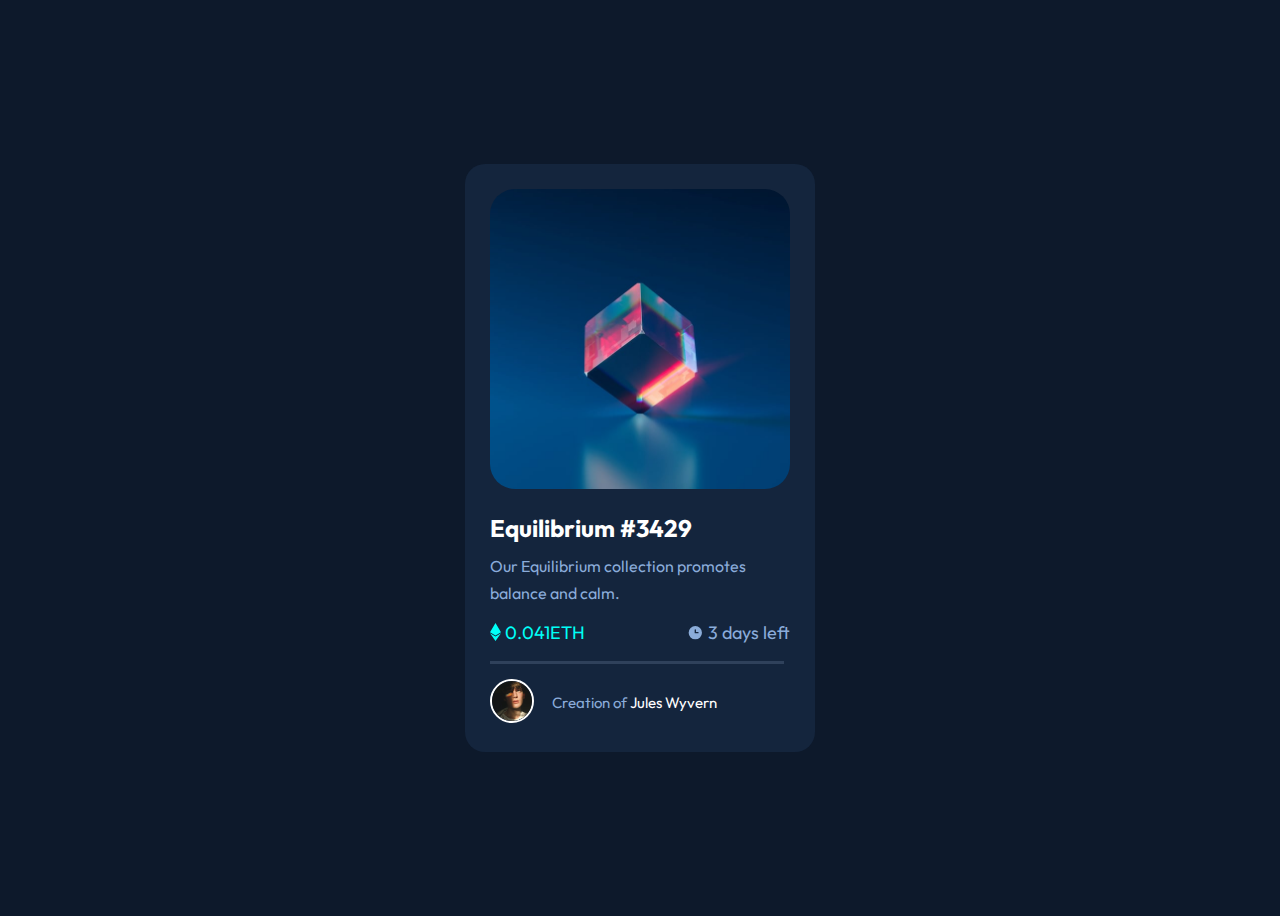
<file: NFT preview card component/index.html>
<!DOCTYPE html>
<html lang="en">
  <head>
    <meta charset="UTF-8">
  <meta http-equiv="X-UA-Compatible" content="IE=edge">
  <meta name="viewport" content="width=device-width, initial-scale=1.0">
    <title>NFT preview card</title>
    <link rel="preconnect" href="https://fonts.googleapis.com" />
    <link rel="preconnect" href="https://fonts.gstatic.com" crossorigin />
    <link
      href="https://fonts.googleapis.com/css2?family=Outfit:wght@300;400;600&display=swap"
      rel="stylesheet"
    />
    <link rel="icon" type="image/png" href="images/favicon-32x32.png" />
    <link rel="stylesheet" href="./css/style.css" />
  </head>
  <body>
    <main class="container">
      <div class="content">
        <!--  -->
        <div class="main-img">
          <img src="images/image-equilibrium.jpg" alt=""/>
          <div class="icon">
            <div class="svg">
            <svg width="50" height="50" xmlns="http://www.w3.org/2000/svg"><g fill="none" fill-rule="evenodd"><path d="M0 0h48v48H0z"/><path d="M24 9C14 9 5.46 15.22 2 24c3.46 8.78 12 15 22 15 10.01 0 18.54-6.22 22-15-3.46-8.78-11.99-15-22-15Zm0 25c-5.52 0-10-4.48-10-10s4.48-10 10-10 10 4.48 10 10-4.48 10-10 10Zm0-16c-3.31 0-6 2.69-6 6s2.69 6 6 6 6-2.69 6-6-2.69-6-6-6Z" fill="#FFF" fill-rule="nonzero"/></g></svg>
          </div>
          </div>
        </div>
        
        <h2 class="heading">Equilibrium #3429</h2>
        <p class="text">
          Our Equilibrium collection promotes balance and calm.
        </p>
        <div class="img-pic">
          <span class="left">
            <img src="images/icon-ethereum.svg" alt="" />

            <span class="img-text">0.041ETH</span>
          </span>
          <span class="right">
            <img src="images/icon-clock.svg" alt="" />

            <span class="img-text">3 days left</span>
          </span>
        </div>
        <div class="line"></div>
        <div class="foot">
          <img src="images/image-avatar.png" alt="profile pic" />
          <span class="text-foot"> Creation of <span>Jules Wyvern</span> </span>
        </div>
      </div>
    </main>
  </body>
</html>
</file>
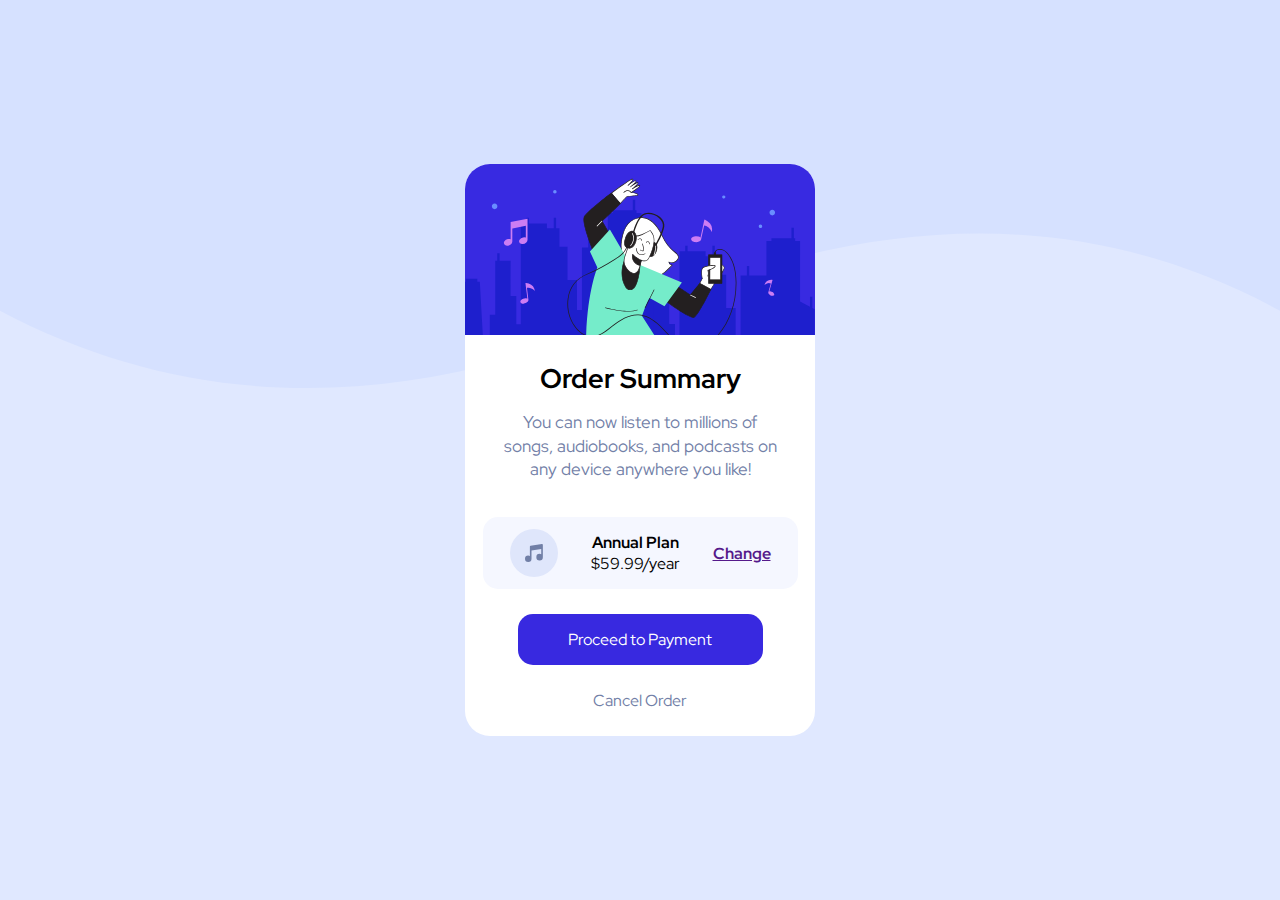
<file: Order summary component/index.html>
<!DOCTYPE html>
<html lang="en">
  <head>
    <meta charset="UTF-8" />
    <meta http-equiv="X-UA-Compatible" content="IE=edge" />
    <meta name="viewport" content="width=device-width, initial-scale=1.0" />
    <link rel="stylesheet" href="css/style.css" />
    <link
      rel="shortcut icon"
      href="images/favicon-32x32.png"
      type="image/png"
    />
    <link href="https://fonts.googleapis.com/css2?family=Red+Hat+Display:ital,wght@0,500;0,700;1,800&display=swap" rel="stylesheet">
    <title>Order Summary</title>
  </head>
  <body>
    <main>
      <div class="content-wrap">
        <div class="main-img">
          <img src="images/illustration-hero.svg" alt="" />
        </div>
        <div class="mid-section">
          <h1>Order Summary</h1>
          <p>
            You can now listen to millions of <br>songs, audiobooks, and podcasts on <br>
            any device anywhere you like!
          </p>
        </div>
        <div class="plan-wrap">
          <div class="plan">
            <img src="images/icon-music.svg" alt="">
            <div class="annual">
                <h4>Annual Plan</h4>
                <p>$59.99/year</p>
            </div>
            <a href="">Change</a>
        </div>
        </div>
        
        <div class="payment">
            Proceed to Payment
        </div>
        <div class="cancel-order">  Cancel Order</div>
      </div>
    </main>
  </body>
</html>
</file>
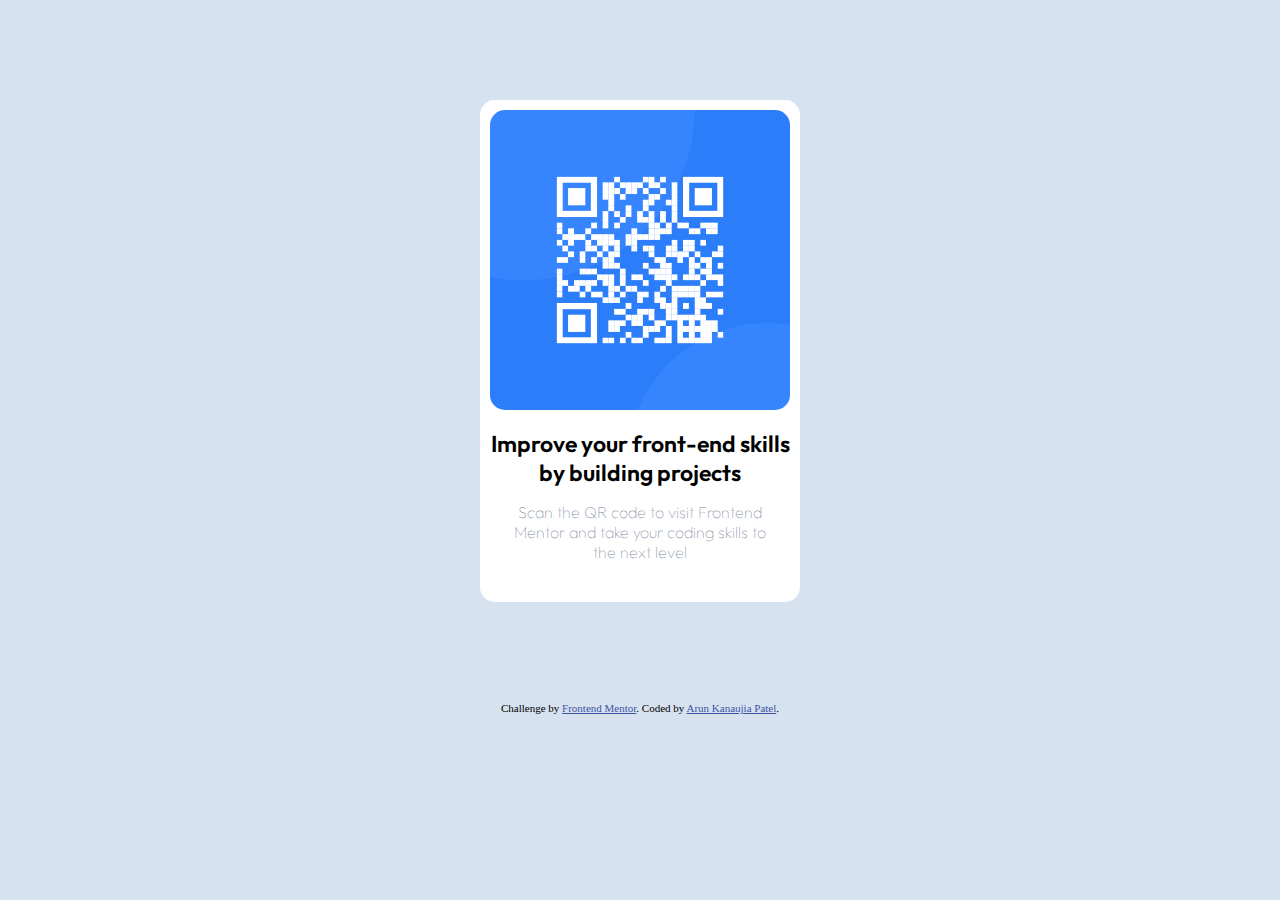
<file: QR code component/index.html>
<!DOCTYPE html>
<html lang="en">
  <head>
    <meta charset="UTF-8">
    <meta http-equiv="X-UA-Compatible" content="IE=edge">
    <meta name="viewport" content="width=device-width, initial-scale=1.0">
    <title>QR code component</title>
    <link rel="stylesheet" href="CSS/style.css">
    <link rel="shortcut icon" href="Images/favicon-32x32.png">
    <link rel="preconnect" href="https://fonts.googleapis.com">
<link rel="preconnect" href="https://fonts.gstatic.com" crossorigin>
<link rel="preconnect" href="https://fonts.googleapis.com">
<link rel="preconnect" href="https://fonts.gstatic.com" crossorigin>
<link href="https://fonts.googleapis.com/css2?family=Outfit:wght@400;700&display=swap" rel="stylesheet">  </head>
  <body>
    <main class="container">
      <div class="qr-code">
        <img src="Images/image-qr-code.png" alt="QR-Code" />
        <div class="head">Improve your front-end skills by building projects</div>
        <div class="text">
          Scan the QR code to visit Frontend <br> Mentor and take your coding skills to <br>
          the next level
        </div>
      </main>
      <footer>
        <div class="attribution">
          Challenge by <a href="https://www.frontendmentor.io?ref=challenge" rel="noopener" target="_blank">Frontend Mentor</a>. 
          Coded by <a href="https://github.com/A-Kumar23">Arun Kanaujia Patel</a>.
        </div>
      </footer>
    
  </body>
</html>
</file>
<file: NFT preview card component/css/style.css>
body {
    background-color: hsl(217, 54%, 11%);
    height: 100vh;
    display: flex;
    align-items: center;
    justify-items: center;
    box-sizing: border-box;

}

.container {
    width: 300px;
    margin: auto;
    padding: 25px;
    border-radius: 20px;
    font-family: 'Outfit', sans-serif;
    background-color: hsl(216, 50%, 16%);
}

.main-img {
    display: block;
    position: relative;
}

.main-img img {
    width: 300px;
    border-radius: 25px;
}

.icon {
    position: absolute;
    background-color: hsl(178, 100%, 50%);;
    border-radius: 25px;
    width: 300px;
    height: 300px;
    bottom: 0%;
    top: 0;
    opacity: 0;
}


.icon:hover {
    opacity: 0.2;
    cursor: pointer;
}

.svg {
    position: absolute;
    opacity: 1;
    top: 125px;
    left: 125px;
}

.heading {
    color: hsl(0, 0%, 100%);
    margin-bottom: 10px;
}

.heading:hover {
    color: hsl(178, 100%, 50%);
    cursor: pointer;
}

.text {
    color: hsl(215, 51%, 70%);
    margin-top: 5px;
    line-height: 1.7;
}

.img-pic {
    font-size: 18px;
}

.right {
    float: right;
}

.left span {
    color: hsl(178, 100%, 50%);
    position: relative;
    bottom: 2px;
}

.right span {
    color: hsl(215, 51%, 70%);
    position: relative;
    bottom: 2px;
}

.line {
    width: 98%;
    height: 3px;
    margin: auto;
    margin: 15px 0;
    background-color: hsl(215, 32%, 27%);
}

.foot {
    font-family: 'Outfit', sans-serif;

}

.foot img {
    height: 40px;
    border-radius: 50%;
    border: 2px solid white;
}

.text-foot {
    font-size: 15px;

    position: relative;
    margin-left: 15px;
    bottom: 15px;
    color: hsl(215, 51%, 70%);
}

.text-foot span {
    color: white;
}

.text-foot span:hover {
    color: hsl(178, 100%, 50%);
    cursor: pointer;
}
</file>
<file: Order summary component/css/style.css>
*{
    margin: 0%;
    padding: 0%;
    box-sizing: border-box;
}

main{
    background-color: hsl(225, 100%, 94%);
    background-image: url("../images/pattern-background-desktop.svg") ;
    background-size: 100%;
    background-repeat: no-repeat;
    height: 100vh;

    display: flex;
    align-items: center;
    justify-content: center;
    font-family: 'Red Hat Display', sans-serif;
}

.content-wrap{
    width: 350px;
    border-radius: 25px;
    background-color: white;
}
.main-img img{
    width: 350px;
    border-radius: 25px 25px 0 0;
}
.mid-section{
    background-color: white;
    text-align: center;
    padding: 20px;
}
.mid-section h1{
    font-weight: bolder;
    padding-bottom: 15px;
    font-size: 1.7em;
}
.mid-section p{
    color: hsl(224, 23%, 55%);
    font-size: 17px;
    padding-bottom: 15px;
    line-height: 1.4;
}

.plan{
    background-color: hsl(225, 100%, 98%);
    width: 90%;
    text-align: center;
    margin: auto;
    padding: 12px 0;
    border-radius: 15px;
    
}
.plan img{
    margin: 0 15px;
    display: inline-block;
    vertical-align: middle;
}
.plan a{
    display: inline-block;
    vertical-align: middle;
    margin: 0 15px;
    font-weight: bold;
}
.plan a:hover{
    color:hsl(224, 23%, 55%);
}
.annual{
    display: inline-block;
    vertical-align: middle;
    margin: 0 15px;
    vertical-align: middle;
}
.payment{
    background-color: hsl(245, 75%, 52%);
    color: white;
    width: 70%;
    margin: auto;
    text-align: center;
    padding: 15px;
    border-radius: 15px;
    margin-top: 25px;
    
}
.payment:hover{
    opacity: .7;
    cursor: pointer;
}
.cancel-order{
    color:hsl(224, 23%, 55%);
    text-align: center;
    padding: 25px;
}
.cancel-order:hover{
    color: hsl(223, 47%, 23%);
    cursor: pointer;
}
</file>
<file: QR code component/CSS/style.css>
body {
    background-color: hsl(212, 45%, 89%);
}

.container {

    width: 300px;
    text-align: center;
    background-color: hsl(0, 0%, 100%);
    padding: 10px;
    border-radius: 15px;
    margin: auto;
    margin-top: 100px;
    /* margin: 0 auto; */
}

.qr-code img {
    width: 300px;
    border-radius: 15px;
}

.head {
    font-family: 'Outfit', sans-serif;
    font-size: 23px;
    font-weight: 600;
    margin: 15px 0;
}

.text {
    font-weight: lighter;
    color: hsl(220, 15%, 55%);
    margin: 15px 0;
    margin-bottom: 30px;
    font-family: 'Outfit', sans-serif;
}

.attribution {
    font-size: 11px;
    text-align: center;
    margin-top: 100px;
}

.attribution a {
    color: hsl(228, 45%, 44%);
}
</file>
